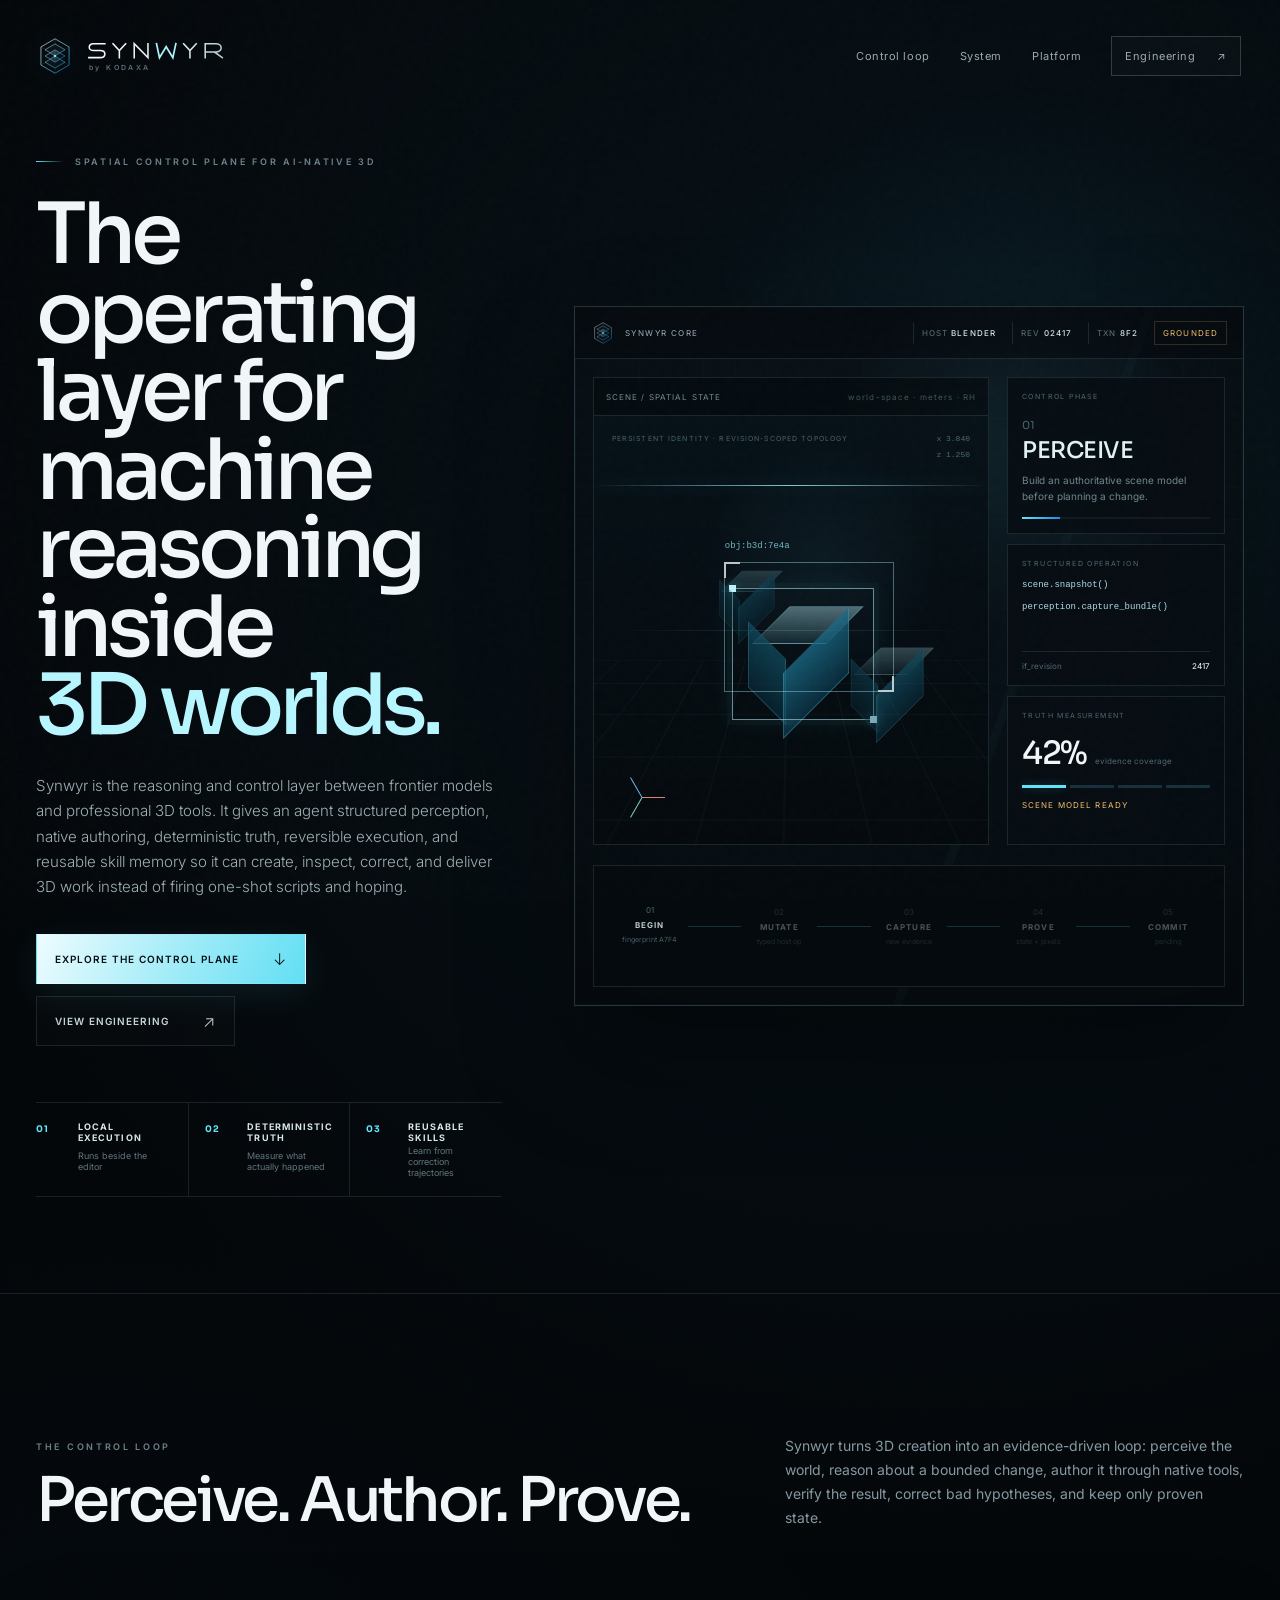
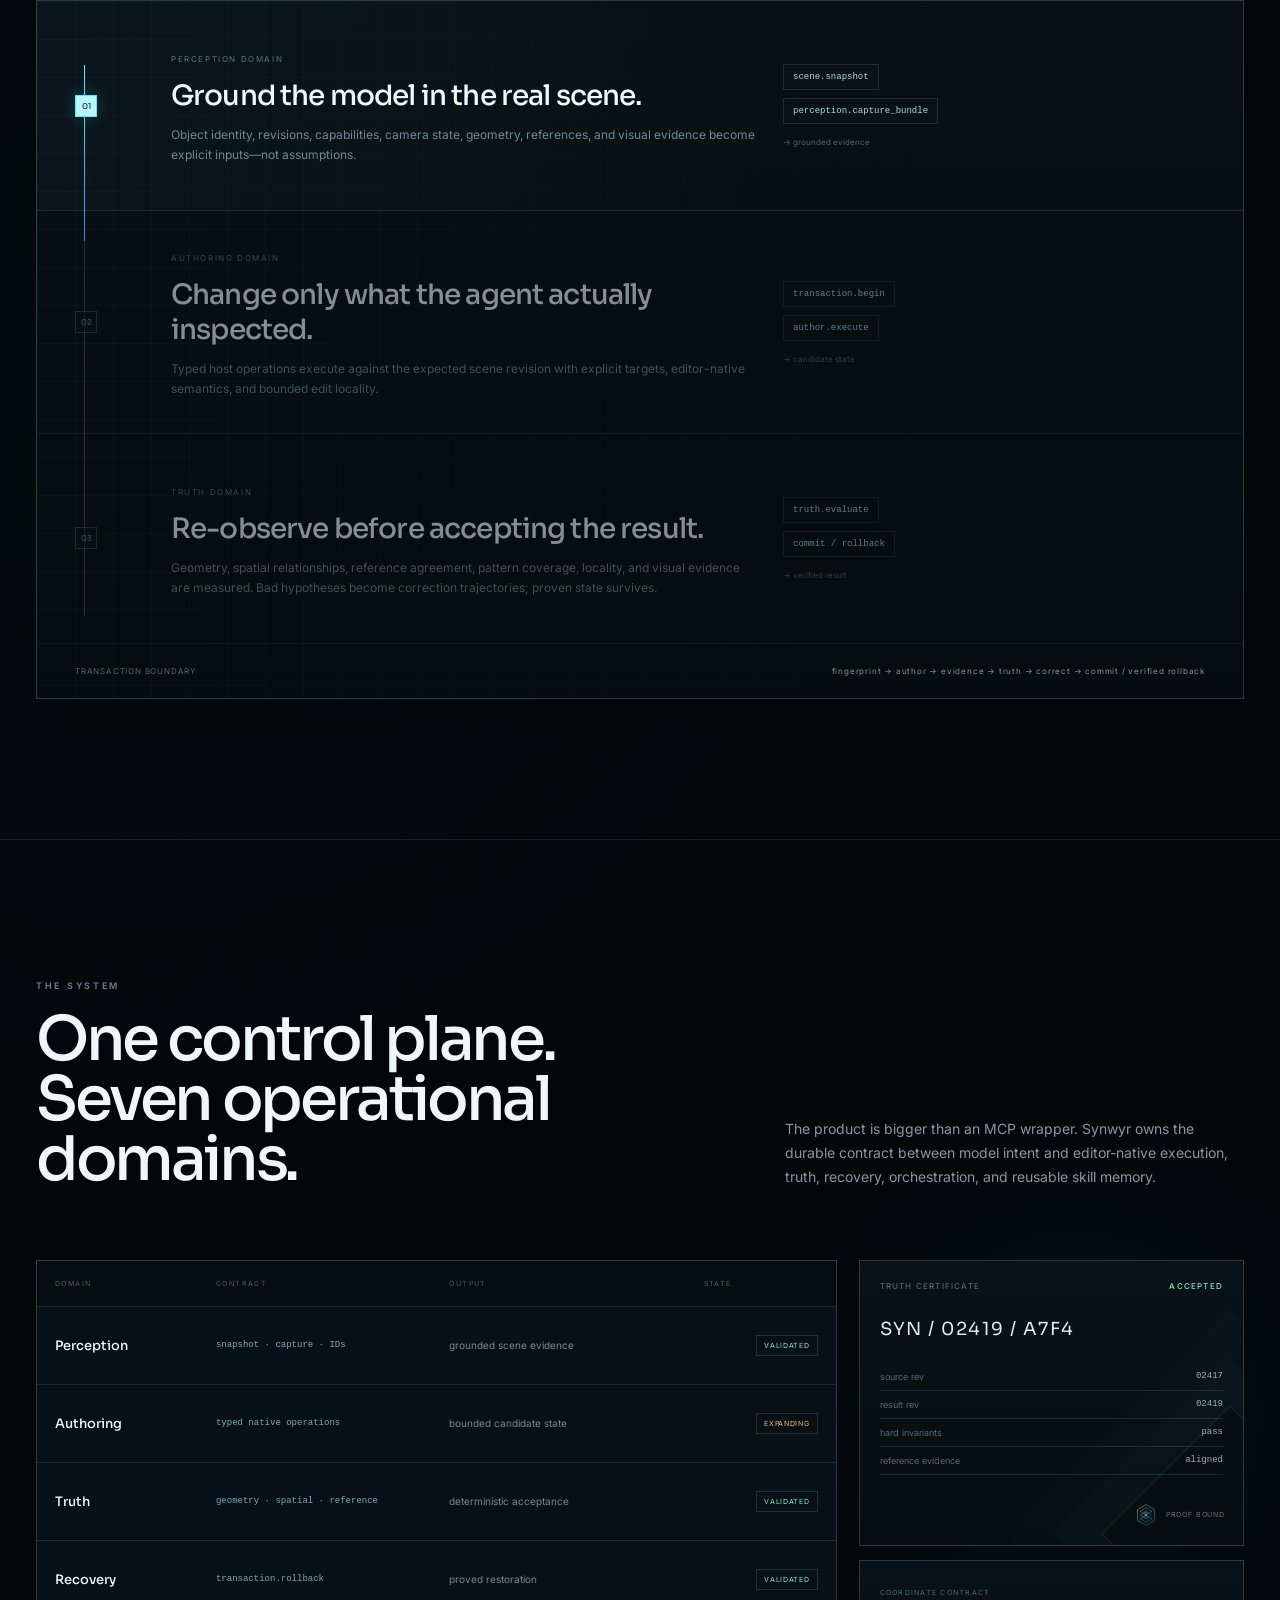
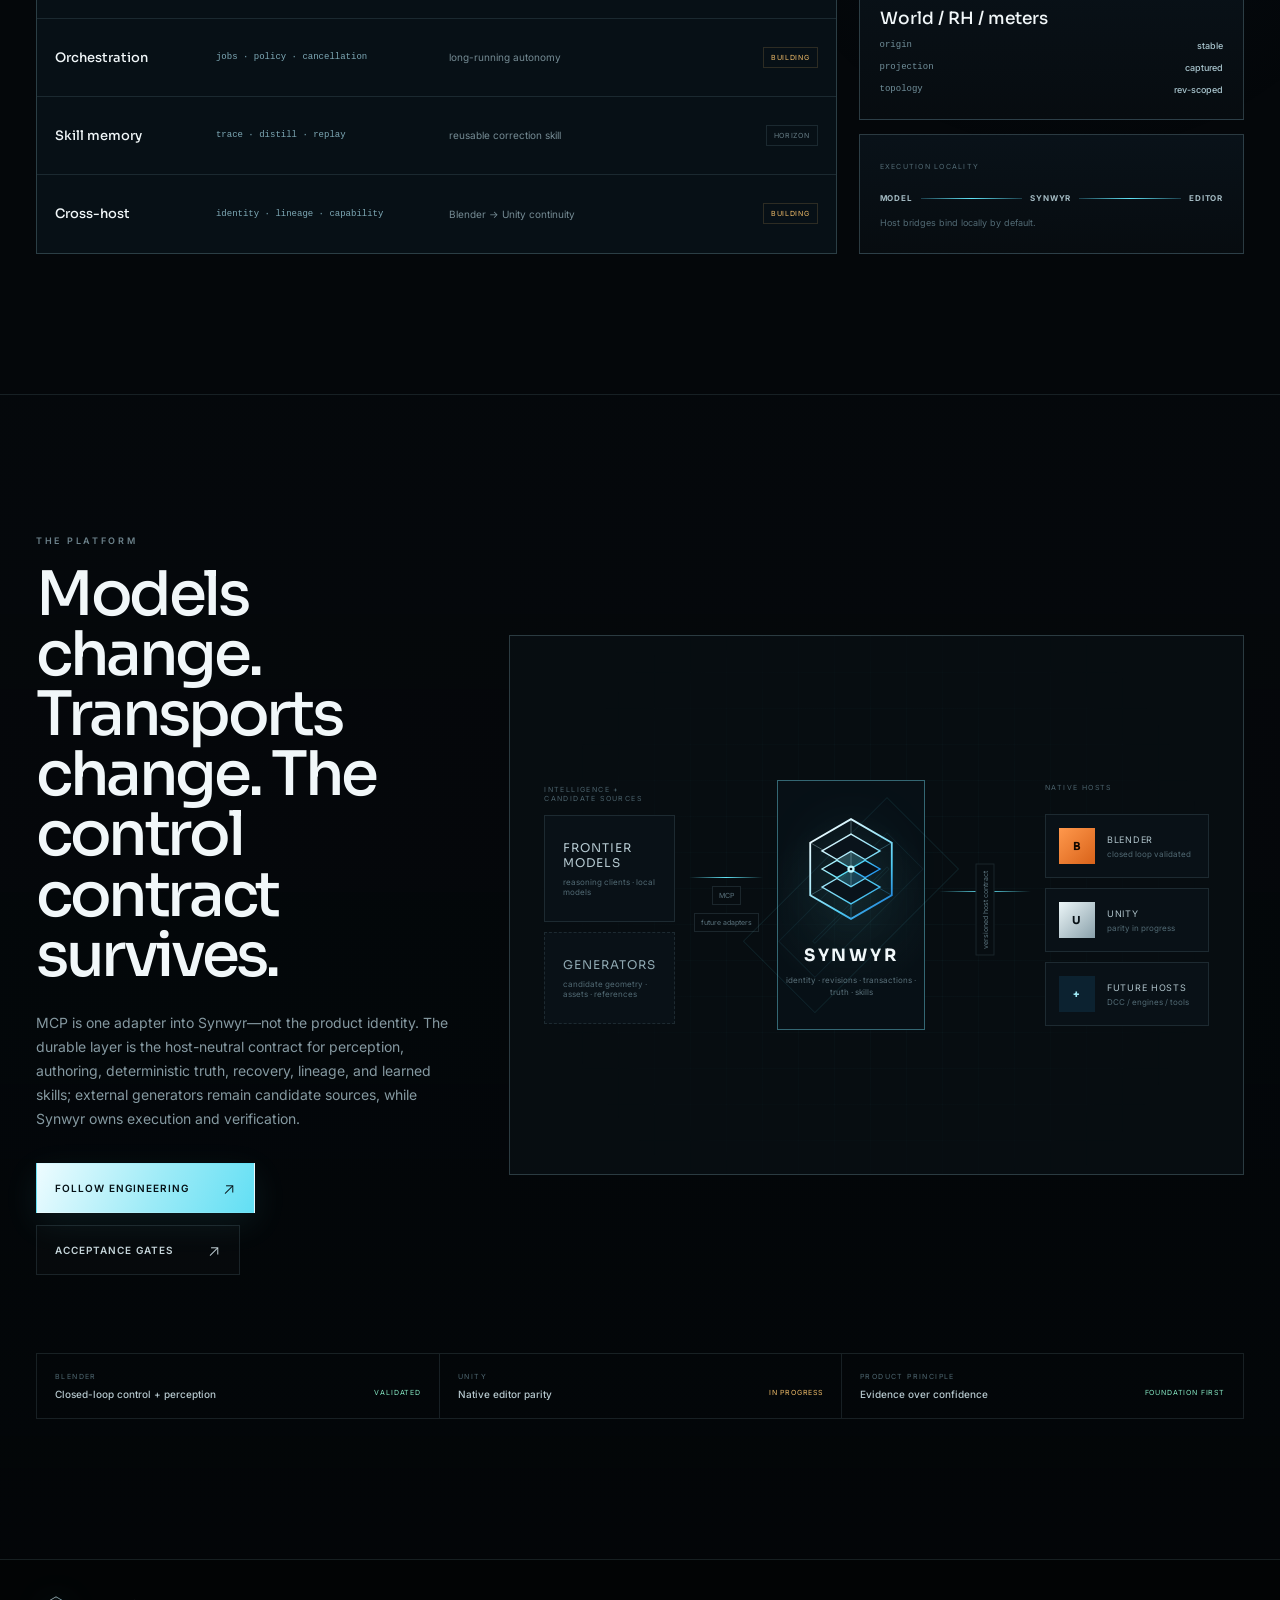
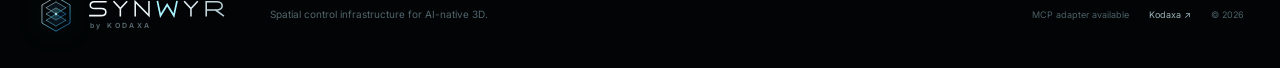
<file: index.html>
<!doctype html>
<html lang="en">
<head>
  <meta charset="utf-8">
  <meta name="viewport" content="width=device-width, initial-scale=1">
  <meta name="theme-color" content="#04070a">
  <meta name="description" content="Synwyr is a local-first spatial control plane for AI agents: perceive live 3D worlds, author through native tools, verify against deterministic truth, recover safely, and keep converging on finished work.">
  <meta property="og:title" content="Synwyr — Spatial intelligence for autonomous 3D work">
  <meta property="og:description" content="The control plane for AI-native 3D work.">
  <meta property="og:type" content="website">
  <meta property="og:image" content="/assets/synwyr-social.svg">
  <meta name="twitter:card" content="summary_large_image">
  <title>Synwyr — Spatial intelligence for autonomous 3D work</title>
  <link rel="icon" href="/assets/favicon.svg" type="image/svg+xml">
  <link rel="stylesheet" href="/styles.css">
  <script defer src="/app.js"></script>
</head>
<body>
  <canvas id="field" class="field" aria-hidden="true"></canvas>
  <div class="grain" aria-hidden="true"></div>
  <div class="cursor-light" aria-hidden="true"></div>

  <header class="site-header" data-header>
    <a class="brand" href="#top" aria-label="Synwyr home">
      <img class="brand-symbol" src="/assets/synwyr-mark.svg" width="40" height="40" alt="">
      <span class="brand-lockup">
        <img class="brand-wordmark" src="/assets/synwyr-wordmark.svg" alt="Synwyr">
        <span class="brand-endorsement">by KODAXA</span>
      </span>
    </a>
    <button class="menu-toggle" type="button" aria-expanded="false" aria-controls="site-nav" data-menu-toggle><span></span><span></span><span class="sr-only">Toggle navigation</span></button>
    <nav id="site-nav" class="site-nav" data-nav>
      <a href="#loop">Control loop</a>
      <a href="#system">System</a>
      <a href="#platform">Platform</a>
      <a class="nav-cta" href="https://github.com/Kodaxadev/RoboVision" target="_blank" rel="noreferrer">Engineering <span>↗</span></a>
    </nav>
  </header>

  <main id="top">
    <section class="hero shell" aria-labelledby="hero-title">
      <div class="hero-copy reveal">
        <div class="eyebrow"><span></span>SPATIAL CONTROL PLANE FOR AI-NATIVE 3D</div>
        <h1 id="hero-title">The operating layer for machine reasoning inside <em>3D worlds.</em></h1>
        <p class="hero-lede">Synwyr is the reasoning and control layer between frontier models and professional 3D tools. It gives an agent structured perception, native authoring, deterministic truth, reversible execution, and reusable skill memory so it can create, inspect, correct, and deliver 3D work instead of firing one-shot scripts and hoping.</p>
        <div class="hero-actions">
          <a class="button button-primary" href="#loop"><span>Explore the control plane</span><i>↓</i></a>
          <a class="button button-quiet" href="https://github.com/Kodaxadev/RoboVision" target="_blank" rel="noreferrer"><span>View engineering</span><i>↗</i></a>
        </div>
        <div class="hero-proofline" aria-label="Synwyr platform principles">
          <span><b>01</b><strong>LOCAL EXECUTION</strong><small>Runs beside the editor</small></span>
          <span><b>02</b><strong>DETERMINISTIC TRUTH</strong><small>Measure what actually happened</small></span>
          <span><b>03</b><strong>REUSABLE SKILLS</strong><small>Learn from correction trajectories</small></span>
        </div>
      </div>

      <div class="command-wrap reveal" data-tilt-root>
        <div class="command-center" data-tilt aria-label="Synwyr live spatial control session">
          <div class="command-chrome">
            <div class="chrome-brand"><img src="/assets/synwyr-mark.svg" alt=""><span>SYNWYR CORE</span></div>
            <div class="chrome-metrics">
              <span>HOST <b>BLENDER</b></span>
              <span>REV <b data-revision>02417</b></span>
              <span>TXN <b>8F2</b></span>
              <span class="chrome-state" data-system-state>GROUNDED</span>
            </div>
          </div>

          <div class="command-grid" aria-hidden="true"></div>
          <div class="world-panel">
            <div class="panel-head"><span>SCENE / SPATIAL STATE</span><small>world-space · meters · RH</small></div>
            <div class="world-viewport">
              <div class="horizon"></div>
              <div class="floor-grid"></div>
              <div class="axis-gizmo"><i class="x"></i><i class="y"></i><i class="z"></i></div>
              <div class="mesh mesh-primary" data-primary-mesh>
                <i class="mesh-top"></i><i class="mesh-left"></i><i class="mesh-right"></i><i class="mesh-cap"></i>
                <span class="selection-cage"></span>
              </div>
              <div class="mesh mesh-secondary"><i class="mesh-top"></i><i class="mesh-left"></i><i class="mesh-right"></i></div>
              <div class="mesh mesh-tertiary"><i class="mesh-top"></i><i class="mesh-left"></i><i class="mesh-right"></i></div>
              <div class="perception-scan"></div>
              <div class="perception-frame" data-perception-frame><span>obj:b3d:7e4a</span></div>
              <div class="viewport-readout r1">x 3.840</div><div class="viewport-readout r2">z 1.250</div>
              <div class="world-note">PERSISTENT IDENTITY · REVISION-SCOPED TOPOLOGY</div>
            </div>
          </div>

          <aside class="operator-rail">
            <div class="phase-card">
              <div class="rail-label">CONTROL PHASE</div>
              <div class="phase-index" data-phase-index>01</div>
              <strong data-phase-title>PERCEIVE</strong>
              <p data-phase-copy>Build an authoritative scene model before planning a change.</p>
              <div class="phase-track"><span data-phase-track></span></div>
            </div>
            <div class="operation-card">
              <div class="rail-label">STRUCTURED OPERATION</div>
              <code data-op-primary>scene.snapshot()</code>
              <code data-op-secondary>perception.capture_bundle()</code>
              <div class="contract-row"><span>if_revision</span><b data-op-revision>2417</b></div>
            </div>
            <div class="truth-card" data-truth-card>
              <div class="rail-label">TRUTH MEASUREMENT</div>
              <div class="truth-score"><strong data-truth-score>42%</strong><span>evidence coverage</span></div>
              <div class="truth-bars"><i></i><i></i><i></i><i></i></div>
              <div class="truth-state" data-truth-state>SCENE MODEL READY</div>
            </div>
          </aside>

          <div class="transaction-strip">
            <div class="txn-step active" data-txn="0"><span>01</span><b>BEGIN</b><small>fingerprint A7F4</small></div>
            <i></i>
            <div class="txn-step" data-txn="1"><span>02</span><b>MUTATE</b><small>typed host op</small></div>
            <i></i>
            <div class="txn-step" data-txn="2"><span>03</span><b>CAPTURE</b><small>new evidence</small></div>
            <i></i>
            <div class="txn-step" data-txn="3"><span>04</span><b>PROVE</b><small>state + pixels</small></div>
            <i></i>
            <div class="txn-step" data-txn="4"><span>05</span><b>COMMIT</b><small data-commit-label>pending</small></div>
          </div>
          <div class="proof-beam" data-proof-beam></div>
        </div>
      </div>
    </section>

    <section class="loop-section border-top" id="loop">
      <div class="shell">
        <div class="section-intro reveal">
          <div><div class="section-kicker">THE CONTROL LOOP</div><h2>Perceive. Author. Prove.</h2></div>
          <p>Synwyr turns 3D creation into an evidence-driven loop: perceive the world, reason about a bounded change, author it through native tools, verify the result, correct bad hypotheses, and keep only proven state.</p>
        </div>

        <div class="loop-console reveal">
          <div class="loop-spine"><span data-loop-energy></span></div>
          <article class="loop-module active" data-loop-module="0">
            <div class="module-index">01</div>
            <div class="module-copy"><span>PERCEPTION DOMAIN</span><h3>Ground the model in the real scene.</h3><p>Object identity, revisions, capabilities, camera state, geometry, references, and visual evidence become explicit inputs—not assumptions.</p></div>
            <div class="module-io"><code>scene.snapshot</code><code>perception.capture_bundle</code><small>→ grounded evidence</small></div>
          </article>
          <article class="loop-module" data-loop-module="1">
            <div class="module-index">02</div>
            <div class="module-copy"><span>AUTHORING DOMAIN</span><h3>Change only what the agent actually inspected.</h3><p>Typed host operations execute against the expected scene revision with explicit targets, editor-native semantics, and bounded edit locality.</p></div>
            <div class="module-io"><code>transaction.begin</code><code>author.execute</code><small>→ candidate state</small></div>
          </article>
          <article class="loop-module" data-loop-module="2">
            <div class="module-index">03</div>
            <div class="module-copy"><span>TRUTH DOMAIN</span><h3>Re-observe before accepting the result.</h3><p>Geometry, spatial relationships, reference agreement, pattern coverage, locality, and visual evidence are measured. Bad hypotheses become correction trajectories; proven state survives.</p></div>
            <div class="module-io"><code>truth.evaluate</code><code>commit / rollback</code><small>→ verified result</small></div>
          </article>
          <div class="loop-footer">
            <span>TRANSACTION BOUNDARY</span><b>fingerprint → author → evidence → truth → correct → commit / verified rollback</b>
          </div>
        </div>
      </div>
    </section>

    <section class="system-section border-top" id="system">
      <div class="shell">
        <div class="section-intro reveal">
          <div><div class="section-kicker">THE SYSTEM</div><h2>One control plane. Seven operational domains.</h2></div>
          <p>The product is bigger than an MCP wrapper. Synwyr owns the durable contract between model intent and editor-native execution, truth, recovery, orchestration, and reusable skill memory.</p>
        </div>

        <div class="system-layout reveal">
          <div class="capability-matrix">
            <div class="matrix-head"><span>DOMAIN</span><span>CONTRACT</span><span>OUTPUT</span><span>STATE</span></div>
            <div class="matrix-row"><strong>Perception</strong><code>snapshot · capture · IDs</code><span>grounded scene evidence</span><i class="validated">VALIDATED</i></div>
            <div class="matrix-row"><strong>Authoring</strong><code>typed native operations</code><span>bounded candidate state</span><i class="expanding">EXPANDING</i></div>
            <div class="matrix-row"><strong>Truth</strong><code>geometry · spatial · reference</code><span>deterministic acceptance</span><i class="validated">VALIDATED</i></div>
            <div class="matrix-row"><strong>Recovery</strong><code>transaction.rollback</code><span>proved restoration</span><i class="validated">VALIDATED</i></div>
            <div class="matrix-row"><strong>Orchestration</strong><code>jobs · policy · cancellation</code><span>long-running autonomy</span><i class="building">BUILDING</i></div>
            <div class="matrix-row"><strong>Skill memory</strong><code>trace · distill · replay</code><span>reusable correction skill</span><i>HORIZON</i></div>
            <div class="matrix-row"><strong>Cross-host</strong><code>identity · lineage · capability</code><span>Blender → Unity continuity</span><i class="building">BUILDING</i></div>
          </div>

          <aside class="proof-stack">
            <div class="certificate-card">
              <div class="proof-head"><span>TRUTH CERTIFICATE</span><b>ACCEPTED</b></div>
              <div class="certificate-id">SYN / 02419 / A7F4</div>
              <dl><div><dt>source rev</dt><dd>02417</dd></div><div><dt>result rev</dt><dd>02419</dd></div><div><dt>hard invariants</dt><dd>pass</dd></div><div><dt>reference evidence</dt><dd>aligned</dd></div></dl>
              <div class="certificate-seal"><img src="/assets/synwyr-mark.svg" alt=""><span>PROOF BOUND</span></div>
            </div>
            <div class="contract-card">
              <span>COORDINATE CONTRACT</span>
              <strong>World / RH / meters</strong>
              <div><code>origin</code><b>stable</b></div><div><code>projection</code><b>captured</b></div><div><code>topology</code><b>rev-scoped</b></div>
            </div>
            <div class="locality-card"><span>EXECUTION LOCALITY</span><div class="locality-line"><b>MODEL</b><i></i><b>SYNWYR</b><i></i><b>EDITOR</b></div><small>Host bridges bind locally by default.</small></div>
          </aside>
        </div>
      </div>
    </section>

    <section class="platform-section border-top" id="platform">
      <div class="shell platform-shell">
        <div class="platform-copy reveal">
          <div class="section-kicker">THE PLATFORM</div>
          <h2>Models change. Transports change. The control contract survives.</h2>
          <p>MCP is one adapter into Synwyr—not the product identity. The durable layer is the host-neutral contract for perception, authoring, deterministic truth, recovery, lineage, and learned skills; external generators remain candidate sources, while Synwyr owns execution and verification.</p>
          <div class="platform-actions"><a class="button button-primary" href="https://github.com/Kodaxadev/RoboVision" target="_blank" rel="noreferrer"><span>Follow engineering</span><i>↗</i></a><a class="button button-quiet" href="https://github.com/Kodaxadev/RoboVision/blob/main/docs/GATES.md" target="_blank" rel="noreferrer"><span>Acceptance gates</span><i>↗</i></a></div>
        </div>

        <div class="architecture-map reveal" aria-label="Synwyr platform architecture">
          <div class="map-column clients"><span class="map-label">INTELLIGENCE + CANDIDATE SOURCES</span><div class="map-node">FRONTIER MODELS<small>reasoning clients · local models</small></div><div class="map-node candidate">GENERATORS<small>candidate geometry · assets · references</small></div></div>
          <div class="map-links"><i></i><span>MCP</span><span>future adapters</span></div>
          <div class="map-core"><div class="core-rings"></div><img src="/assets/synwyr-mark.svg" alt=""><strong>SYNWYR</strong><small>identity · revisions · transactions · truth · skills</small></div>
          <div class="map-links outbound"><i></i><span>versioned host contract</span></div>
          <div class="map-column hosts"><span class="map-label">NATIVE HOSTS</span><div class="host-map-node blender"><b>B</b><span>BLENDER<small>closed loop validated</small></span></div><div class="host-map-node unity"><b>U</b><span>UNITY<small>parity in progress</small></span></div><div class="host-map-node future"><b>+</b><span>FUTURE HOSTS<small>DCC / engines / tools</small></span></div></div>
        </div>

        <div class="status-band reveal">
          <div><span>BLENDER</span><strong>Closed-loop control + perception</strong><i>VALIDATED</i></div>
          <div><span>UNITY</span><strong>Native editor parity</strong><i class="amber">IN PROGRESS</i></div>
          <div><span>PRODUCT PRINCIPLE</span><strong>Evidence over confidence</strong><i>FOUNDATION FIRST</i></div>
        </div>
      </div>
    </section>
  </main>

  <footer class="site-footer border-top">
    <div class="shell footer-row">
      <a class="brand" href="#top"><img class="brand-symbol" src="/assets/synwyr-mark.svg" alt=""><span class="brand-lockup"><img class="brand-wordmark" src="/assets/synwyr-wordmark.svg" alt="Synwyr"><span class="brand-endorsement">by KODAXA</span></span></a>
      <p>Spatial control infrastructure for AI-native 3D.</p>
      <div><span>MCP adapter available</span><a href="https://kodaxa.dev" target="_blank" rel="noreferrer">Kodaxa ↗</a><span>© <span data-year></span></span></div>
    </div>
  </footer>
</body>
</html>
</file>
<file: styles.css>
@import url('https://fonts.googleapis.com/css2?family=Inter:wght@300;400;500;600&family=Sora:wght@400;500;600;700&display=swap');

:root {
  --bg: #04070a;
  --bg-2: #070d12;
  --surface: #091117;
  --surface-2: #0c151c;
  --surface-3: #101b23;
  --line: rgba(175, 221, 236, .12);
  --line-2: rgba(175, 221, 236, .22);
  --line-3: rgba(116, 224, 244, .42);
  --text: #f1f7f9;
  --muted: #91a3aa;
  --dim: #586b73;
  --cyan: #62e5f7;
  --cyan-2: #b8f6ff;
  --blue: #2588ed;
  --green: #87e9c4;
  --amber: #f0bd69;
  --red: #ee8b78;
  --shell: min(1460px, calc(100vw - 72px));
  --display: 'Sora', sans-serif;
  --body: 'Inter', sans-serif;
}

* { box-sizing: border-box; }
html { background: var(--bg); scroll-behavior: smooth; }
body { margin: 0; min-width: 320px; overflow-x: hidden; color: var(--text); font-family: var(--body); background: radial-gradient(circle at 73% 10%, rgba(28, 93, 123, .13), transparent 24%), radial-gradient(circle at 10% 40%, rgba(16, 52, 77, .08), transparent 25%), var(--bg); }
body::selection { background: var(--cyan); color: #031016; }
a { color: inherit; text-decoration: none; }
img { display: block; max-width: 100%; }
button { color: inherit; font: inherit; }
.sr-only { position: absolute; width: 1px; height: 1px; margin: -1px; padding: 0; overflow: hidden; clip: rect(0,0,0,0); white-space: nowrap; border: 0; }
.shell { width: var(--shell); margin-inline: auto; }
.border-top { border-top: 1px solid var(--line); }

.field { position: fixed; inset: 0; z-index: 0; pointer-events: none; width: 100%; height: 100%; opacity: .4; }
.grain { position: fixed; inset: 0; z-index: 50; pointer-events: none; opacity: .018; background-image: url("data:image/svg+xml,%3Csvg viewBox='0 0 160 160' xmlns='http://www.w3.org/2000/svg'%3E%3Cfilter id='n'%3E%3CfeTurbulence type='fractalNoise' baseFrequency='.82' numOctaves='3' stitchTiles='stitch'/%3E%3C/filter%3E%3Crect width='100%25' height='100%25' filter='url(%23n)'/%3E%3C/svg%3E"); }
.cursor-light { position: fixed; z-index: 0; width: 640px; height: 640px; border-radius: 50%; pointer-events: none; background: radial-gradient(circle, rgba(64, 185, 221, .055), transparent 67%); transform: translate(-50%,-50%); opacity: 0; transition: opacity .4s; }
body:hover .cursor-light { opacity: 1; }

.site-header { position: fixed; z-index: 40; top: 0; left: 50%; transform: translateX(-50%); width: min(1540px, calc(100vw - 40px)); height: 84px; margin-top: 14px; padding: 0 18px 0 14px; display: flex; align-items: center; justify-content: space-between; border: 1px solid transparent; transition: height .25s, border-color .25s, background .25s, backdrop-filter .25s; }
.site-header.scrolled { height: 68px; background: rgba(4, 8, 11, .82); border-color: var(--line); backdrop-filter: blur(18px); -webkit-backdrop-filter: blur(18px); box-shadow: 0 14px 40px rgba(0,0,0,.18); }
.brand { display: inline-flex; align-items: center; gap: 12px; }
.brand-symbol { width: 40px; height: 40px; filter: drop-shadow(0 0 18px rgba(98,229,247,.12)); }
.brand-lockup { display: grid; grid-template-columns: auto; gap: 2px; }
.brand-wordmark { width: 142px; height: auto; }
.brand-endorsement { color: #5a6c73; font-size: 7px; font-weight: 600; letter-spacing: .34em; padding-left: 2px; }
.site-nav { display: flex; align-items: center; gap: 30px; color: #9aaab0; font-size: 11px; letter-spacing: .05em; }
.site-nav > a:not(.nav-cta) { position: relative; padding: 10px 0; transition: color .2s; }
.site-nav > a:not(.nav-cta)::after { content: ''; position: absolute; left: 0; right: 100%; bottom: 4px; height: 1px; background: var(--cyan); transition: right .25s; }
.site-nav > a:hover { color: #e8f6fa; }
.site-nav > a:hover::after { right: 0; }
.nav-cta { min-height: 40px; display: inline-flex; align-items: center; gap: 22px; padding: 0 13px; border: 1px solid var(--line-2); background: rgba(255,255,255,.018); transition: background .2s, border-color .2s; }
.nav-cta:hover { border-color: var(--line-3); background: rgba(98,229,247,.045); }
.menu-toggle { display: none; width: 42px; height: 42px; border: 1px solid var(--line); background: transparent; align-items: center; justify-content: center; flex-direction: column; gap: 6px; }
.menu-toggle span:not(.sr-only) { width: 17px; height: 1px; background: var(--text); }

.hero { position: relative; z-index: 2; min-height: 100vh; display: grid; grid-template-columns: .82fr 1.18fr; gap: 72px; align-items: center; padding-top: 146px; padding-bottom: 96px; }
.hero::before { content: ''; position: absolute; right: -18%; top: 2%; width: 850px; height: 850px; border-radius: 50%; background: radial-gradient(circle, rgba(58, 191, 230, .08), transparent 62%); pointer-events: none; }
.eyebrow, .section-kicker { color: #6d838c; font-size: 9px; font-weight: 600; letter-spacing: .3em; text-transform: uppercase; }
.eyebrow { display: inline-flex; align-items: center; gap: 11px; margin-bottom: 28px; }
.eyebrow span { width: 28px; height: 1px; background: linear-gradient(90deg, var(--cyan), transparent); }
.hero h1 { max-width: 760px; margin: 0; font-family: var(--display); font-size: clamp(62px, 6.6vw, 112px); font-weight: 500; line-height: .93; letter-spacing: -.06em; }
.hero h1 em { display: block; color: var(--cyan-2); font-style: normal; font-weight: 500; }
.hero-lede { max-width: 670px; margin: 28px 0 0; color: #9fb0b6; font-size: clamp(15px, 1.18vw, 19px); font-weight: 300; line-height: 1.68; }
.hero-actions, .platform-actions { display: flex; flex-wrap: wrap; gap: 12px; margin-top: 34px; }
.button { min-height: 50px; display: inline-flex; align-items: center; justify-content: space-between; gap: 34px; padding: 0 18px; border: 1px solid var(--line); font-size: 10px; font-weight: 600; letter-spacing: .1em; text-transform: uppercase; transition: transform .2s, border-color .2s, background .2s, box-shadow .2s; }
.button i { font-style: normal; font-size: 16px; font-weight: 300; }
.button:hover { transform: translateY(-2px); }
.button-primary { color: #051015; border-color: transparent; background: linear-gradient(115deg, #eefcff 0%, #9debf7 55%, #62dff4 100%); box-shadow: 0 10px 35px rgba(98,229,247,.09); }
.button-primary:hover { box-shadow: 0 14px 42px rgba(98,229,247,.15); }
.button-quiet { color: #c5d4d9; background: rgba(255,255,255,.012); }
.button-quiet:hover { border-color: var(--line-3); background: rgba(98,229,247,.03); }
.hero-proofline { display: grid; grid-template-columns: repeat(3,1fr); gap: 0; margin-top: 56px; border-top: 1px solid var(--line); border-bottom: 1px solid var(--line); }
.hero-proofline > span { display: grid; grid-template-columns: 30px 1fr; gap: 2px 12px; padding: 18px 16px 18px 0; }
.hero-proofline > span + span { border-left: 1px solid var(--line); padding-left: 16px; }
.hero-proofline b { grid-row: span 2; color: var(--cyan); font-family: var(--display); font-size: 9px; letter-spacing: .12em; padding-top: 2px; }
.hero-proofline strong { color: #d7e6ea; font-size: 9px; letter-spacing: .12em; }
.hero-proofline small { color: #60757d; font-size: 9px; }

.command-wrap { position: relative; min-height: 730px; perspective: 1200px; }
.command-center { position: relative; width: 100%; min-height: 700px; overflow: hidden; border: 1px solid rgba(173, 227, 242, .18); background: linear-gradient(180deg, #091117 0%, #071016 52%, #060b0f 100%); box-shadow: 0 50px 100px rgba(0,0,0,.36), inset 0 0 0 1px rgba(255,255,255,.018); transform-style: preserve-3d; transition: transform .18s ease-out; }
.command-center::before { content: ''; position: absolute; inset: 0; pointer-events: none; background: radial-gradient(circle at 66% 20%, rgba(90, 224, 247, .08), transparent 25%), linear-gradient(110deg, transparent 0 62%, rgba(98,229,247,.025) 62% 63%, transparent 63%); }
.command-center::after { content: ''; position: absolute; inset: 0; pointer-events: none; box-shadow: inset 0 0 80px rgba(0,0,0,.22); }
.command-chrome { position: relative; z-index: 5; height: 52px; display: flex; align-items: center; justify-content: space-between; padding: 0 16px; border-bottom: 1px solid var(--line); background: rgba(3,7,10,.42); }
.chrome-brand { display: flex; align-items: center; gap: 10px; color: #9cb0b8; font-size: 8px; letter-spacing: .18em; }
.chrome-brand img { width: 24px; height: 24px; }
.chrome-metrics { display: flex; align-items: center; gap: 8px; }
.chrome-metrics span { padding: 6px 8px; border-left: 1px solid var(--line); color: #5d727b; font-size: 8px; letter-spacing: .14em; }
.chrome-metrics b { color: #d6e5e9; font-weight: 500; }
.chrome-state { color: var(--amber) !important; border: 1px solid rgba(240,189,105,.18) !important; transition: color .3s, border-color .3s, background .3s; }
.chrome-state.alert { color: var(--red) !important; border-color: rgba(238,139,120,.22) !important; background: rgba(238,139,120,.035); }
.chrome-state.accepted { color: var(--green) !important; border-color: rgba(135,233,196,.22) !important; background: rgba(135,233,196,.04); }
.command-grid { position: absolute; inset: 52px 0 0; opacity: .12; background-image: linear-gradient(rgba(113, 201, 224, .1) 1px, transparent 1px), linear-gradient(90deg, rgba(113,201,224,.1) 1px, transparent 1px); background-size: 32px 32px; mask-image: linear-gradient(180deg, black, rgba(0,0,0,.55) 70%, transparent); }
.world-panel { position: absolute; z-index: 2; left: 18px; top: 70px; right: 254px; bottom: 160px; border: 1px solid var(--line); background: rgba(5,11,15,.74); }
.panel-head { height: 38px; display: flex; align-items: center; justify-content: space-between; padding: 0 12px; border-bottom: 1px solid var(--line); color: #738991; font-size: 8px; letter-spacing: .14em; }
.panel-head small { color: #40555d; font-size: 8px; }
.world-viewport { position: absolute; inset: 38px 0 0; overflow: hidden; perspective: 850px; background: radial-gradient(circle at 58% 34%, rgba(62,132,157,.1), transparent 32%), linear-gradient(180deg, rgba(8,19,26,.8), rgba(5,10,14,.94)); }
.horizon { position: absolute; left: 6%; right: 6%; top: 50%; height: 1px; background: linear-gradient(90deg, transparent, rgba(108,198,222,.2), transparent); }
.floor-grid { position: absolute; left: -15%; right: -15%; bottom: -32%; height: 75%; transform: perspective(480px) rotateX(63deg); transform-origin: center top; background-image: linear-gradient(rgba(98,229,247,.13) 1px, transparent 1px), linear-gradient(90deg, rgba(98,229,247,.13) 1px, transparent 1px); background-size: 42px 42px; opacity: .34; mask-image: linear-gradient(180deg, black, transparent); }
.axis-gizmo { position: absolute; left: 24px; bottom: 22px; width: 52px; height: 52px; }
.axis-gizmo i { position: absolute; left: 24px; bottom: 24px; width: 23px; height: 1px; transform-origin: left; }
.axis-gizmo .x { background: #e27f74; transform: rotate(0); }.axis-gizmo .y { background: #80d7b1; transform: rotate(120deg); }.axis-gizmo .z { background: #67b8ef; transform: rotate(240deg); }
.mesh { position: absolute; width: 120px; height: 110px; transition: transform .65s cubic-bezier(.2,.7,.2,1), filter .4s; }
.mesh-primary { left: 39%; bottom: 30%; }.mesh-secondary { left: 61%; bottom: 24%; transform: scale(.72); opacity: .62; }.mesh-tertiary { left: 25%; bottom: 44%; transform: scale(.55); opacity: .42; }
.mesh i { position: absolute; display: block; transition: background .45s, border-color .45s, transform .6s; }
.mesh-top { left: 23px; top: 0; width: 74px; height: 38px; transform: skew(-45deg); background: linear-gradient(180deg, rgba(177,230,241,.42), rgba(71,141,163,.18)); border: 1px solid rgba(158,226,241,.3); }
.mesh-left { left: 0; top: 34px; width: 38px; height: 66px; transform: skewY(45deg); background: linear-gradient(180deg, rgba(17,79,100,.72), rgba(9,44,60,.62)); border: 1px solid rgba(112,202,224,.2); }
.mesh-right { left: 35px; top: 34px; width: 66px; height: 66px; transform: skewY(-45deg); background: linear-gradient(180deg, rgba(26,107,135,.78), rgba(12,61,83,.62)); border: 1px solid rgba(112,202,224,.25); }
.mesh-cap { left: 45px !important; top: -19px !important; width: 54px !important; height: 23px !important; transform: skew(-45deg) scaleY(.01); opacity: 0; background: linear-gradient(180deg, rgba(240,189,105,.75), rgba(190,115,40,.45)) !important; border: 1px solid rgba(240,189,105,.55) !important; transition: transform .55s, opacity .3s !important; }
.selection-cage { position: absolute; left: -16px; top: -18px; width: 142px; height: 132px; border: 1px solid rgba(184,246,255,.54); box-shadow: 0 0 0 5px rgba(98,229,247,.025), 0 0 26px rgba(98,229,247,.08); transition: border-color .4s, box-shadow .4s; }
.selection-cage::before, .selection-cage::after { content: ''; position: absolute; width: 7px; height: 7px; background: #c7f8ff; box-shadow: 0 0 12px rgba(98,229,247,.45); }
.selection-cage::before { left: -4px; top: -4px; }.selection-cage::after { right: -4px; bottom: -4px; }
.mesh-primary.authoring { transform: translateY(-12px) scale(1.04); filter: drop-shadow(0 18px 22px rgba(26,124,157,.16)); }
.mesh-primary.authoring .mesh-cap { transform: skew(-45deg) scaleY(1); opacity: 1; }
.mesh-primary.authoring .selection-cage { border-color: rgba(240,189,105,.65); box-shadow: 0 0 0 5px rgba(240,189,105,.025), 0 0 30px rgba(240,189,105,.08); }
.mesh-primary.proven .mesh-cap { transform: skew(-45deg) scaleY(1); opacity: 1; background: linear-gradient(180deg, rgba(135,233,196,.64), rgba(46,143,110,.42)) !important; border-color: rgba(135,233,196,.52) !important; }
.mesh-primary.proven .selection-cage { border-color: rgba(135,233,196,.55); box-shadow: 0 0 0 5px rgba(135,233,196,.025), 0 0 30px rgba(135,233,196,.08); }
.perception-scan { position: absolute; z-index: 4; left: 0; right: 0; height: 1px; top: 16%; background: linear-gradient(90deg, transparent, rgba(169,244,255,.8), transparent); box-shadow: 0 0 18px rgba(98,229,247,.35); animation: scanPass 6.4s ease-in-out infinite; }
.perception-frame { position: absolute; z-index: 4; left: 33%; top: 34%; width: 170px; height: 130px; border: 1px solid rgba(169,244,255,.5); opacity: .78; transition: border-color .4s, transform .5s; }
.perception-frame::before, .perception-frame::after { content: ''; position: absolute; width: 14px; height: 14px; border-color: #c7f8ff; }.perception-frame::before { left: -1px; top: -1px; border-left: 2px solid; border-top: 2px solid; }.perception-frame::after { right: -1px; bottom: -1px; border-right: 2px solid; border-bottom: 2px solid; }
.perception-frame span { position: absolute; left: 0; top: -22px; color: #8ee6f4; font: 9px ui-monospace, monospace; }
.perception-frame.authoring { border-color: rgba(240,189,105,.62); transform: translate(8px,-6px); }.perception-frame.proven { border-color: rgba(135,233,196,.62); }
.viewport-readout { position: absolute; color: #4f6973; font: 8px ui-monospace, monospace; }.r1 { right: 18px; top: 18px; }.r2 { right: 18px; top: 34px; }
.world-note { position: absolute; left: 18px; top: 18px; color: #49616a; font-size: 7px; letter-spacing: .16em; }
.operator-rail { position: absolute; z-index: 3; top: 70px; right: 18px; width: 218px; bottom: 160px; display: grid; grid-template-rows: 1.05fr .95fr 1fr; gap: 10px; }
.phase-card, .operation-card, .truth-card { position: relative; overflow: hidden; border: 1px solid var(--line); background: rgba(7,14,19,.92); padding: 14px; }
.phase-card::after, .truth-card::after { content: ''; position: absolute; inset: 0; pointer-events: none; background: linear-gradient(115deg, transparent 20%, rgba(98,229,247,.035), transparent 70%); transform: translateX(-100%); animation: panelSweep 7s ease-in-out infinite; }
.rail-label { color: #4f6670; font-size: 7px; letter-spacing: .2em; }
.phase-index { margin-top: 17px; color: #46616d; font-family: var(--display); font-size: 11px; }
.phase-card strong { display: block; margin-top: 4px; color: #e2f1f4; font-family: var(--display); font-size: 23px; font-weight: 500; letter-spacing: -.02em; }
.phase-card p { margin: 8px 0 0; color: #6f858e; font-size: 10px; line-height: 1.55; }
.phase-track { position: absolute; left: 14px; right: 14px; bottom: 14px; height: 2px; background: rgba(255,255,255,.05); }
.phase-track span { display: block; height: 100%; width: 33%; background: linear-gradient(90deg, var(--cyan), var(--blue)); transition: width .55s; }
.operation-card code { display: block; margin-top: 12px; color: #afdce6; font: 9px ui-monospace, monospace; white-space: nowrap; }
.contract-row { position: absolute; left: 14px; right: 14px; bottom: 14px; display: flex; justify-content: space-between; padding-top: 9px; border-top: 1px solid var(--line); color: #526973; font-size: 8px; }.contract-row b { color: #d7e6ea; font-weight: 500; }
.truth-score { display: flex; align-items: baseline; gap: 8px; margin-top: 13px; }.truth-score strong { font-family: var(--display); font-size: 32px; font-weight: 500; letter-spacing: -.04em; transition: color .3s; }.truth-score span { color: #516872; font-size: 8px; }
.truth-bars { display: grid; grid-template-columns: repeat(4,1fr); gap: 4px; margin-top: 12px; }.truth-bars i { height: 3px; background: #17313c; transition: background .35s, box-shadow .35s; }.truth-bars i.on { background: var(--cyan); box-shadow: 0 0 10px rgba(98,229,247,.25); }
.truth-state { margin-top: 12px; color: var(--amber); font-size: 8px; letter-spacing: .14em; transition: color .3s; }.truth-state.alert { color: var(--red); }.truth-state.accepted { color: var(--green); }
.transaction-strip { position: absolute; z-index: 4; left: 18px; right: 18px; bottom: 18px; height: 122px; display: grid; grid-template-columns: auto 1fr auto 1fr auto 1fr auto 1fr auto; align-items: center; padding: 0 18px; border: 1px solid var(--line); background: rgba(5,10,14,.92); }
.transaction-strip > i { height: 1px; background: #15323c; position: relative; overflow: hidden; }.transaction-strip > i::after { content: ''; position: absolute; inset: 0; background: linear-gradient(90deg, transparent, var(--cyan), transparent); transform: translateX(-100%); opacity: .7; }.transaction-strip.flow > i::after { animation: txnFlow 1.7s ease forwards; }
.txn-step { min-width: 76px; text-align: center; opacity: .38; transition: opacity .3s, transform .3s; }.txn-step.active { opacity: 1; transform: translateY(-2px); }.txn-step span { display: block; color: #4e6771; font-size: 8px; }.txn-step b { display: block; margin-top: 5px; color: #bccbd0; font-size: 8px; letter-spacing: .14em; }.txn-step small { display: block; margin-top: 5px; color: #45606a; font-size: 7px; white-space: nowrap; }
.proof-beam { position: absolute; z-index: 6; left: 18px; right: 18px; bottom: 140px; height: 1px; background: linear-gradient(90deg, transparent, rgba(98,229,247,.5), transparent); transform: scaleX(0); transition: transform .55s ease; transform-origin: center; }.proof-beam.on { transform: scaleX(1); }

section:not(.hero) { position: relative; z-index: 2; }
.loop-section, .system-section, .platform-section { padding: 140px 0; }
.section-intro { display: grid; grid-template-columns: 1.05fr .72fr; gap: 80px; align-items: end; margin-bottom: 70px; }
.section-intro h2, .platform-copy h2 { margin: 18px 0 0; font-family: var(--display); font-size: clamp(46px, 4.8vw, 78px); line-height: .98; letter-spacing: -.055em; font-weight: 500; }
.section-intro > p, .platform-copy > p { margin: 0; max-width: 590px; color: #8599a1; font-size: 14px; line-height: 1.72; }

.loop-console { position: relative; border: 1px solid var(--line-2); background: linear-gradient(180deg, #081016, #060b0f); box-shadow: 0 30px 75px rgba(0,0,0,.18); }
.loop-console::before { content: ''; position: absolute; inset: 0; pointer-events: none; background-image: linear-gradient(rgba(98,229,247,.035) 1px, transparent 1px), linear-gradient(90deg, rgba(98,229,247,.035) 1px, transparent 1px); background-size: 38px 38px; mask-image: linear-gradient(90deg, black, transparent 78%); }
.loop-spine { position: absolute; left: 47px; top: 64px; bottom: 82px; width: 1px; background: #16333e; }.loop-spine span { display: block; width: 1px; height: 32%; background: linear-gradient(var(--cyan), var(--blue)); box-shadow: 0 0 15px rgba(98,229,247,.25); transition: transform .65s ease; }
.loop-module { position: relative; display: grid; grid-template-columns: 70px 1fr .72fr; gap: 26px; min-height: 210px; align-items: center; padding: 34px 38px; opacity: .55; border-bottom: 1px solid var(--line); transition: opacity .3s, background .3s; }.loop-module.active { opacity: 1; background: linear-gradient(90deg, rgba(98,229,247,.03), transparent 62%); }
.module-index { position: relative; z-index: 2; width: 22px; height: 22px; display: grid; place-items: center; border: 1px solid #284650; background: #071116; color: #6b858f; font-family: var(--display); font-size: 8px; }.loop-module.active .module-index { color: #031015; border-color: var(--cyan); background: var(--cyan-2); box-shadow: 0 0 18px rgba(98,229,247,.2); }
.module-copy span { color: #5f7680; font-size: 8px; letter-spacing: .2em; }.module-copy h3 { max-width: 620px; margin: 12px 0 0; font-family: var(--display); font-size: 28px; font-weight: 500; letter-spacing: -.03em; }.module-copy p { max-width: 650px; margin: 12px 0 0; color: #728890; font-size: 12px; line-height: 1.66; }
.module-io { display: grid; gap: 8px; justify-items: start; }.module-io code { padding: 7px 9px; border: 1px solid var(--line); background: rgba(255,255,255,.012); color: #a9d9e3; font: 9px ui-monospace, monospace; }.module-io small { margin-top: 5px; color: #4e6670; font-size: 8px; }
.loop-footer { display: flex; justify-content: space-between; gap: 30px; padding: 22px 38px; color: #4e6670; font-size: 8px; letter-spacing: .1em; }.loop-footer b { color: #7f969f; font-weight: 400; }

.system-section { background: radial-gradient(circle at 84% 50%, rgba(35,92,117,.08), transparent 28%); }
.system-layout { display: grid; grid-template-columns: 1.35fr .65fr; gap: 22px; }
.capability-matrix { border: 1px solid var(--line-2); background: #071016; }
.matrix-head, .matrix-row { display: grid; grid-template-columns: .7fr 1.05fr 1.15fr .55fr; gap: 16px; align-items: center; padding: 0 18px; }.matrix-head { height: 46px; color: #465f69; font-size: 7px; letter-spacing: .2em; background: #060c10; border-bottom: 1px solid var(--line); }.matrix-row { min-height: 78px; border-bottom: 1px solid var(--line); transition: background .2s; }.matrix-row:last-child { border-bottom: 0; }.matrix-row:hover { background: rgba(98,229,247,.025); }
.matrix-row strong { font-family: var(--display); font-size: 13px; font-weight: 500; }.matrix-row code { color: #7ea9b6; font: 9px ui-monospace, monospace; }.matrix-row span { color: #758b94; font-size: 10px; }.matrix-row i { justify-self: end; padding: 5px 7px; border: 1px solid var(--line); color: #657b84; font-size: 7px; font-style: normal; letter-spacing: .1em; }.matrix-row i.validated { color: var(--green); border-color: rgba(135,233,196,.16); }.matrix-row i.expanding, .matrix-row i.building { color: var(--amber); border-color: rgba(240,189,105,.16); }
.proof-stack { display: grid; gap: 14px; }
.certificate-card, .contract-card, .locality-card { border: 1px solid var(--line-2); background: linear-gradient(180deg, #091219, #070c10); }
.certificate-card { position: relative; overflow: hidden; padding: 20px; min-height: 280px; }.certificate-card::after { content: ''; position: absolute; width: 180px; height: 180px; right: -78px; bottom: -80px; border: 1px solid rgba(98,229,247,.1); transform: rotate(45deg); box-shadow: 0 0 0 34px rgba(98,229,247,.015), 0 0 0 68px rgba(98,229,247,.01); }
.proof-head { display: flex; justify-content: space-between; color: #5e747e; font-size: 8px; letter-spacing: .15em; }.proof-head b { color: var(--green); font-weight: 500; }.certificate-id { margin-top: 27px; color: #e1edf0; font-family: var(--display); font-size: 18px; letter-spacing: .08em; }
.certificate-card dl { margin: 23px 0 0; }.certificate-card dl div { display: flex; justify-content: space-between; padding: 8px 0; border-bottom: 1px solid var(--line); }.certificate-card dt { color: #526a74; font-size: 9px; }.certificate-card dd { margin: 0; color: #9cb0b8; font: 9px ui-monospace, monospace; }.certificate-seal { position: absolute; right: 18px; bottom: 18px; display: flex; align-items: center; gap: 8px; color: #5f7781; font-size: 7px; letter-spacing: .12em; }.certificate-seal img { width: 24px; height: 24px; }
.contract-card, .locality-card { padding: 18px 20px; }.contract-card > span, .locality-card > span { color: #526a74; font-size: 7px; letter-spacing: .18em; }.contract-card > strong { display: block; margin-top: 9px; font-family: var(--display); font-size: 17px; font-weight: 500; }.contract-card > div { display: flex; justify-content: space-between; margin-top: 11px; color: #637b85; font-size: 9px; }.contract-card code { color: #718f9a; }.contract-card b { color: #a9c5ce; font-weight: 500; }
.locality-line { display: grid; grid-template-columns: auto 1fr auto 1fr auto; align-items: center; gap: 8px; margin-top: 20px; }.locality-line b { color: #a4bbc3; font-size: 8px; letter-spacing: .1em; }.locality-line i { height: 1px; background: linear-gradient(90deg, #1b3e4a, var(--cyan), #1b3e4a); }.locality-card small { display: block; margin-top: 14px; color: #526a74; font-size: 9px; }

.platform-section { background: linear-gradient(180deg, rgba(7,12,16,.32), rgba(3,6,8,.75)); }
.platform-shell { display: grid; grid-template-columns: .72fr 1.28fr; gap: 60px; align-items: center; }
.platform-copy > p { margin-top: 26px; }.platform-actions { margin-top: 32px; }
.architecture-map { position: relative; min-height: 540px; display: grid; grid-template-columns: .8fr .45fr .9fr .45fr 1fr; gap: 14px; align-items: center; border: 1px solid var(--line-2); padding: 34px; background: #070d11; overflow: hidden; }.architecture-map::before { content: ''; position: absolute; inset: 0; background-image: linear-gradient(rgba(98,229,247,.035) 1px, transparent 1px), linear-gradient(90deg, rgba(98,229,247,.035) 1px, transparent 1px); background-size: 36px 36px; mask-image: radial-gradient(circle at center, black, transparent 78%); }
.map-column, .map-core, .map-links { position: relative; z-index: 2; }.map-label { display: block; margin-bottom: 12px; color: #4b626c; font-size: 7px; letter-spacing: .2em; }.map-node { padding: 24px 18px; border: 1px solid var(--line); background: #091117; color: #b3c7ce; font-family: var(--display); font-size: 12px; letter-spacing: .08em; }.map-node small { display: block; margin-top: 7px; color: #526a74; font-family: var(--body); font-size: 8px; letter-spacing: 0; }.map-node + .map-node { margin-top: 10px; }.map-node.candidate { border-style: dashed; color: #8ea7b0; }
.map-links { display: grid; gap: 8px; justify-items: center; color: #5b737d; font-size: 7px; }.map-links i { width: 100%; height: 1px; background: linear-gradient(90deg, transparent, var(--cyan), transparent); }.map-links span { padding: 4px 6px; border: 1px solid var(--line); background: #070d11; white-space: nowrap; }.map-links.outbound span { transform: rotate(-90deg); }
.map-core { min-height: 250px; display: grid; place-items: center; align-content: center; border: 1px solid var(--line-3); background: radial-gradient(circle at center, rgba(98,229,247,.08), #071016 62%); }.map-core img { width: 116px; filter: drop-shadow(0 0 30px rgba(98,229,247,.12)); }.map-core strong { margin-top: 18px; font-family: var(--display); font-size: 17px; letter-spacing: .16em; }.map-core small { max-width: 180px; margin-top: 8px; color: #596f79; text-align: center; font-size: 8px; line-height: 1.5; }.core-rings { position: absolute; inset: 22px; border: 1px solid rgba(98,229,247,.09); transform: rotate(45deg); }.core-rings::before, .core-rings::after { content: ''; position: absolute; inset: 24px; border: 1px solid rgba(98,229,247,.07); }.core-rings::after { inset: 48px; }
.hosts { display: grid; gap: 10px; }.host-map-node { display: grid; grid-template-columns: 38px 1fr; gap: 10px; align-items: center; padding: 13px; border: 1px solid var(--line); background: #091117; }.host-map-node b { width: 36px; height: 36px; display: grid; place-items: center; font-family: var(--display); font-size: 11px; }.host-map-node.blender b { background: linear-gradient(135deg,#ff984c,#d9631a); color: #160900; }.host-map-node.unity b { background: linear-gradient(135deg,#ecf6f8,#8aa1ab); color: #071015; }.host-map-node.future b { background: #0c2230; color: #9feaf6; }.host-map-node span { color: #afc3ca; font-size: 9px; letter-spacing: .08em; }.host-map-node small { display: block; margin-top: 4px; color: #526a74; font-size: 8px; letter-spacing: 0; }
.status-band { grid-column: 1 / -1; display: grid; grid-template-columns: repeat(3,1fr); margin-top: 18px; border: 1px solid var(--line); }.status-band > div { display: grid; grid-template-columns: 1fr auto; gap: 7px 15px; padding: 18px; }.status-band > div + div { border-left: 1px solid var(--line); }.status-band span { grid-column: 1 / -1; color: #506872; font-size: 7px; letter-spacing: .2em; }.status-band strong { color: #b7c9cf; font-size: 10px; font-weight: 500; }.status-band i { color: var(--green); font-size: 7px; font-style: normal; letter-spacing: .12em; }.status-band i.amber { color: var(--amber); }

.site-footer { position: relative; z-index: 2; padding: 34px 0; background: #020405; }
.footer-row { display: grid; grid-template-columns: auto 1fr auto; gap: 40px; align-items: center; }.footer-row p { margin: 0; color: #52666e; font-size: 10px; }.footer-row > div { display: flex; gap: 20px; align-items: center; color: #4d6169; font-size: 9px; }.footer-row > div a { color: #9cb4bc; }

.reveal { opacity: 0; transform: translateY(22px); transition: opacity .8s ease, transform .8s ease; }.reveal.visible { opacity: 1; transform: translateY(0); }

@keyframes scanPass { 0%,100% { top: 12%; opacity: .1; } 50% { top: 88%; opacity: .65; } }
@keyframes panelSweep { 0%,70%,100% { transform: translateX(-110%); } 84% { transform: translateX(110%); } }
@keyframes txnFlow { to { transform: translateX(100%); } }

@media (max-width: 1220px) {
  :root { --shell: min(100% - 48px, 1120px); }
  .hero { grid-template-columns: 1fr; gap: 58px; }
  .command-wrap { min-height: 690px; }
  .platform-shell { grid-template-columns: 1fr; }
  .system-layout { grid-template-columns: 1fr; }
  .proof-stack { grid-template-columns: repeat(3,1fr); }
}

@media (max-width: 900px) {
  :root { --shell: min(100% - 34px, 780px); }
  .site-header { width: calc(100vw - 24px); height: 68px; margin-top: 10px; background: rgba(4,8,11,.72); border-color: var(--line); backdrop-filter: blur(16px); }
  .brand-wordmark { width: 124px; }
  .menu-toggle { display: flex; }
  .site-nav { position: absolute; top: calc(100% + 8px); left: 0; right: 0; display: flex; flex-direction: column; align-items: stretch; gap: 0; padding: 10px; border: 1px solid var(--line); background: rgba(4,8,11,.98); opacity: 0; visibility: hidden; transform: translateY(-8px); transition: .2s; }
  .site-nav.open { opacity: 1; visibility: visible; transform: none; }
  .site-nav > a:not(.nav-cta) { padding: 13px 11px; }.nav-cta { margin-top: 6px; }
  .hero { padding-top: 126px; }
  .hero h1 { font-size: clamp(54px, 11vw, 88px); }
  .hero-proofline { grid-template-columns: 1fr; }.hero-proofline > span + span { border-left: 0; border-top: 1px solid var(--line); padding-left: 0; }
  .command-center { min-height: 980px; }.world-panel { left: 16px; right: 16px; top: 68px; bottom: 420px; }.operator-rail { left: 16px; right: 16px; width: auto; top: auto; bottom: 160px; height: 240px; grid-template-columns: repeat(3,1fr); grid-template-rows: 1fr; }.transaction-strip { left: 16px; right: 16px; bottom: 16px; }.proof-beam { left: 16px; right: 16px; bottom: 138px; }
  .section-intro { grid-template-columns: 1fr; gap: 22px; margin-bottom: 52px; }
  .loop-module { grid-template-columns: 55px 1fr; }.module-io { grid-column: 2; grid-row: 2; }.loop-spine { left: 37px; }
  .matrix-head { display: none; }.matrix-row { grid-template-columns: 1fr auto; gap: 8px; padding-block: 16px; }.matrix-row code, .matrix-row span { grid-column: 1; }.matrix-row i { grid-column: 2; grid-row: 1; }
  .proof-stack { grid-template-columns: 1fr; }
  .architecture-map { grid-template-columns: 1fr; gap: 18px; }.map-links { grid-template-columns: 1fr; }.map-links.outbound span { transform: none; }.map-core { min-height: 280px; }.hosts { gap: 8px; }.status-band { grid-template-columns: 1fr; }.status-band > div + div { border-left: 0; border-top: 1px solid var(--line); }
  .footer-row { grid-template-columns: 1fr; gap: 18px; }
}

@media (max-width: 620px) {
  :root { --shell: calc(100% - 26px); }
  .brand-symbol { width: 34px; height: 34px; }.brand-wordmark { width: 110px; }.brand-endorsement { font-size: 6px; }
  .hero { padding-top: 116px; padding-bottom: 72px; }.hero h1 { font-size: clamp(44px, 13vw, 64px); }.hero-lede { font-size: 15px; }.hero-actions, .platform-actions { flex-direction: column; }.button { width: 100%; }
  .command-wrap { min-height: 970px; }.command-center { min-height: 960px; }.chrome-metrics span:nth-child(2), .chrome-metrics span:nth-child(3) { display: none; }.world-panel { bottom: 470px; }.operator-rail { bottom: 158px; height: 292px; grid-template-columns: 1fr; grid-template-rows: repeat(3,1fr); }.operation-card code:nth-of-type(2), .contract-row { display: none; }.truth-bars { margin-top: 7px; }.transaction-strip { grid-template-columns: repeat(5,1fr); height: 120px; padding: 0 8px; }.transaction-strip > i { display: none; }.txn-step { min-width: 0; }.txn-step small { display: none; }.proof-beam { bottom: 138px; }
  .world-note, .viewport-readout { display: none; }.mesh-primary { left: 32%; }.mesh-secondary { left: 62%; }.perception-frame { left: 25%; }
  .loop-section, .system-section, .platform-section { padding: 96px 0; }.section-intro h2, .platform-copy h2 { font-size: clamp(40px, 12vw, 58px); }
  .loop-module { padding: 26px 20px; grid-template-columns: 42px 1fr; gap: 14px; }.loop-spine { left: 28px; }.module-copy h3 { font-size: 22px; }.loop-footer { flex-direction: column; padding: 18px 20px; }
  .matrix-row { grid-template-columns: 1fr; }.matrix-row i { grid-column: 1; justify-self: start; grid-row: auto; }
  .architecture-map { padding: 18px; }.platform-shell { gap: 42px; }
  .footer-row > div { flex-wrap: wrap; }
}

@media (prefers-reduced-motion: reduce) {
  html { scroll-behavior: auto; }
  *,*::before,*::after { animation-duration: .001ms !important; animation-iteration-count: 1 !important; transition-duration: .001ms !important; }
  .field,.cursor-light { display: none; }.reveal { opacity: 1; transform: none; }
}
</file>
